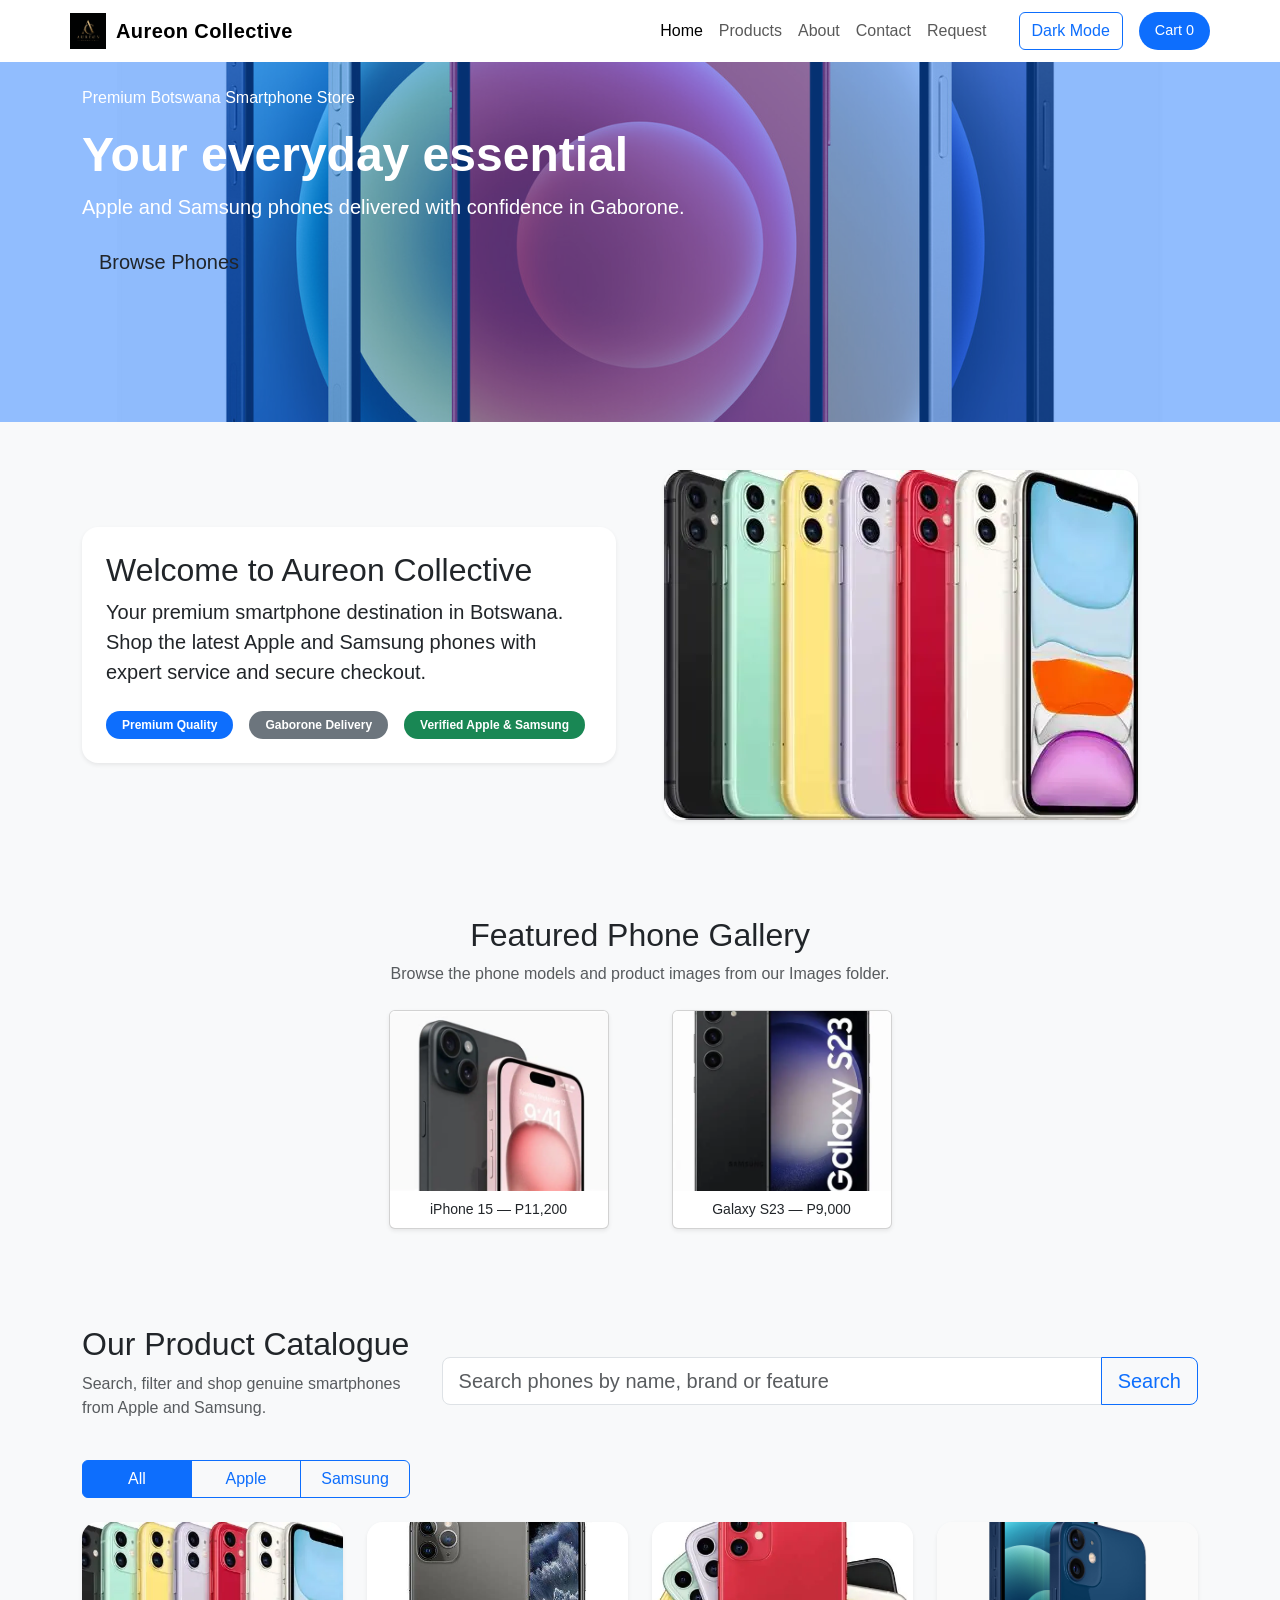
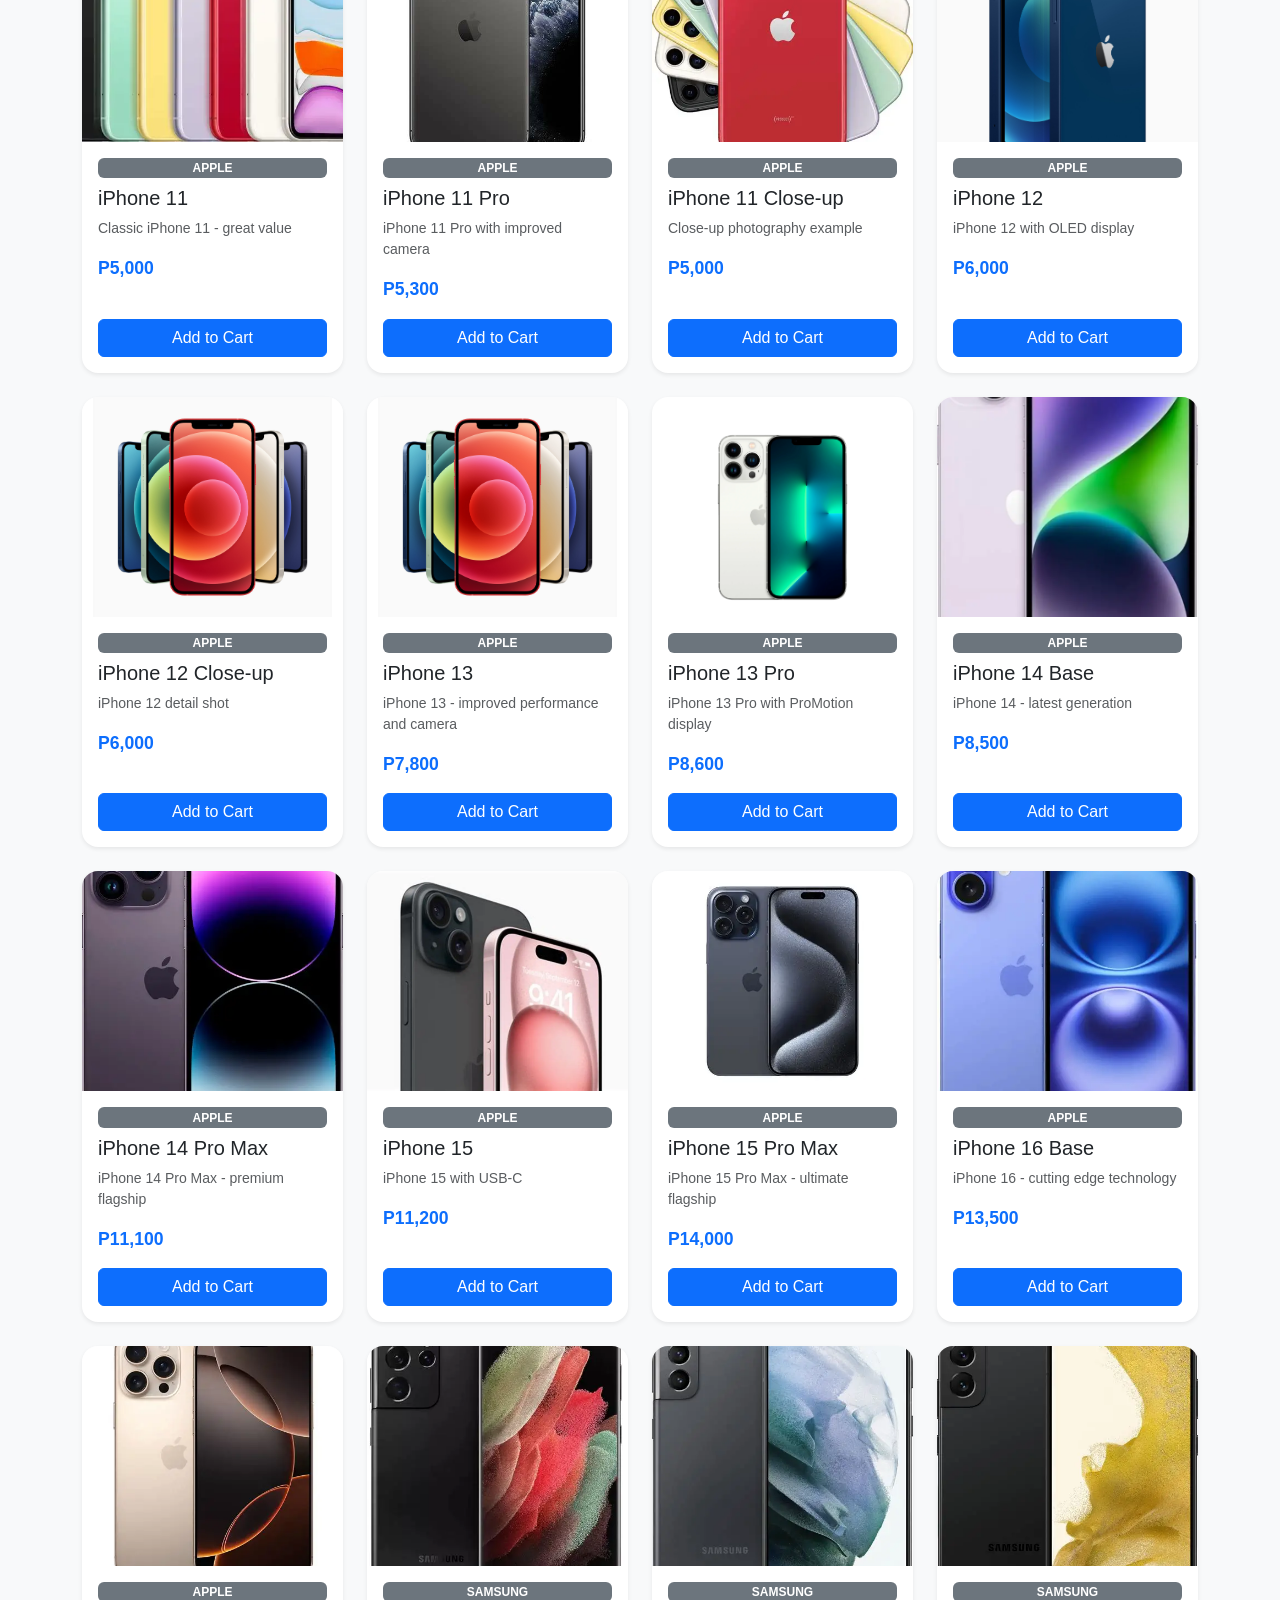
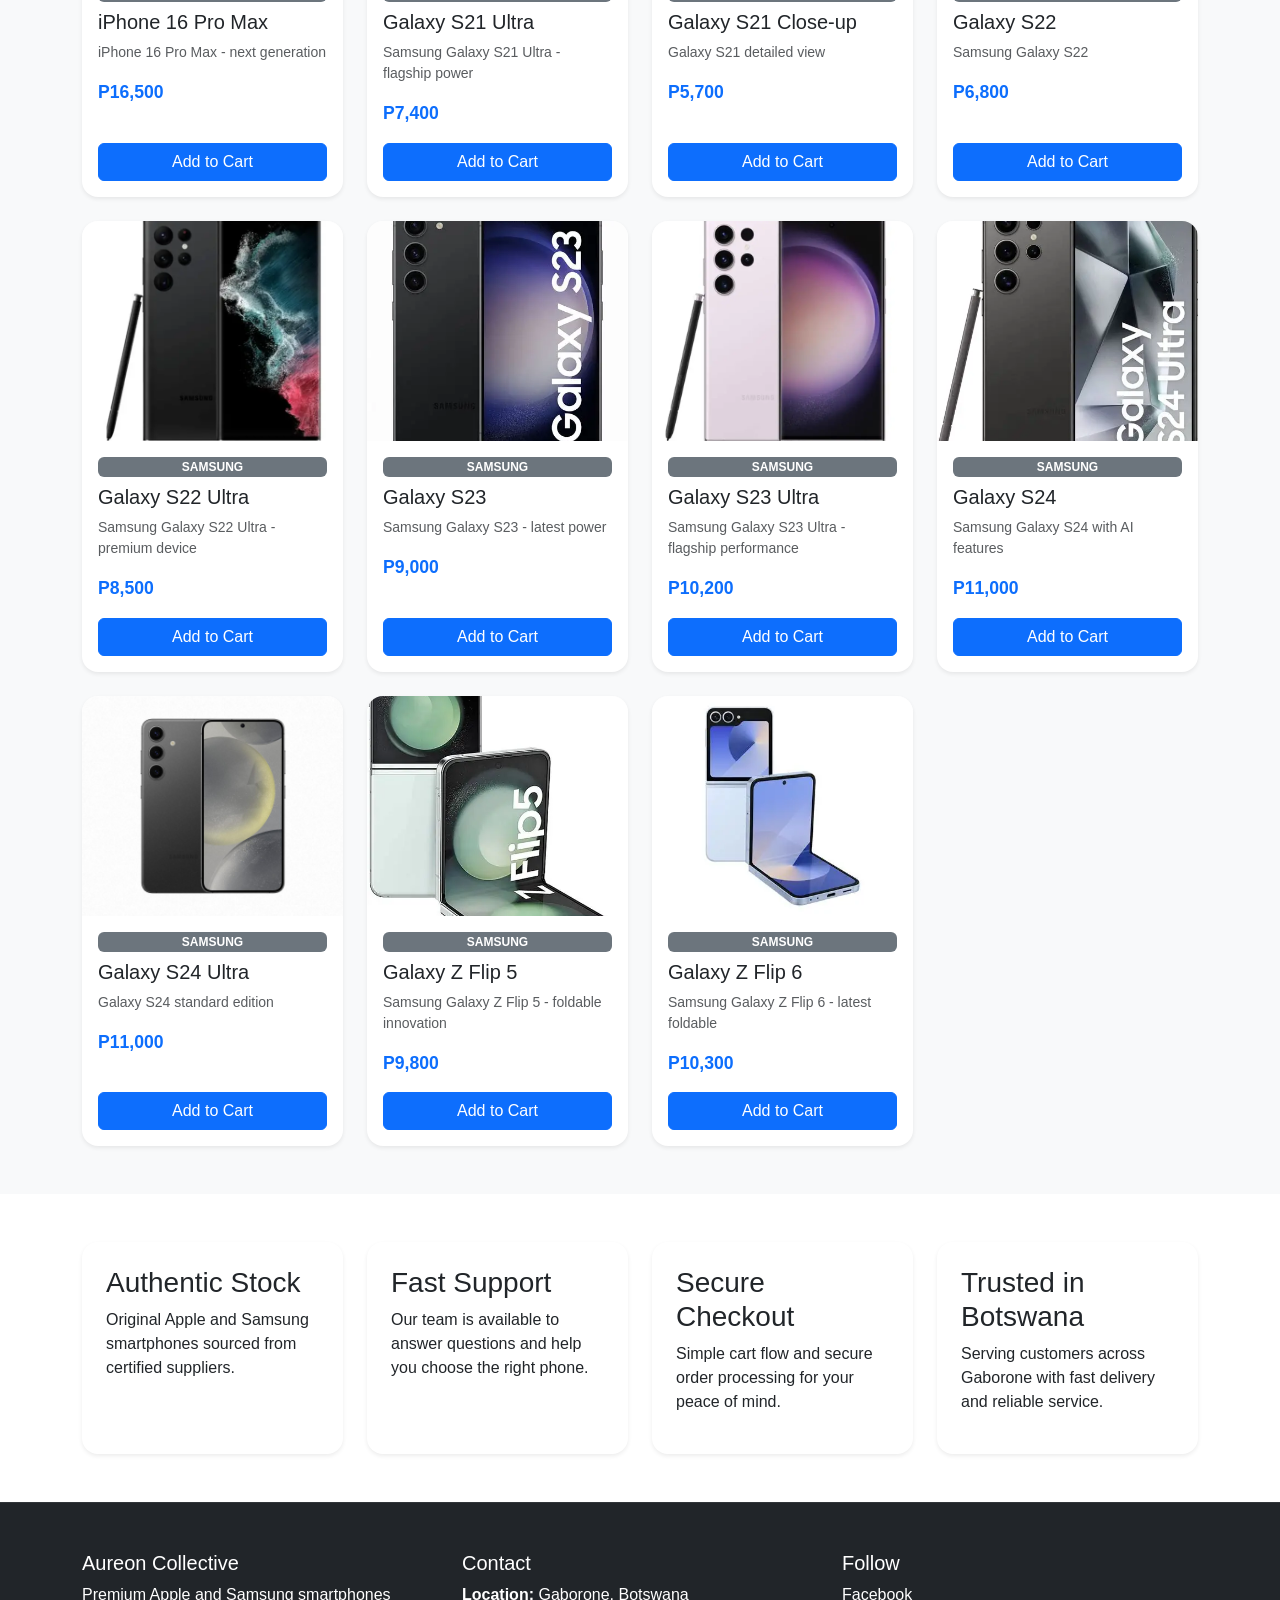
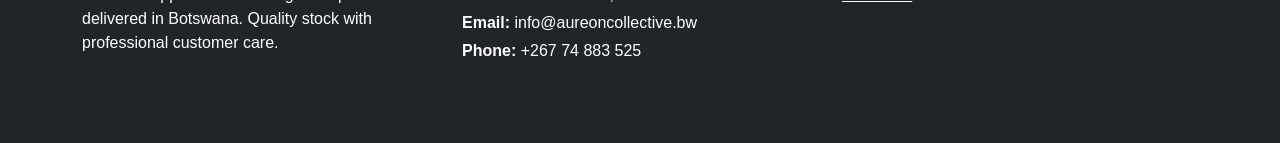
<file: index.html>
<!DOCTYPE html>
<html lang="en">
<head>
  <meta charset="UTF-8">
  <meta name="viewport" content="width=device-width, initial-scale=1.0">
  <title>Aureon Collective - Premium Smartphone Store in Botswana</title>
  <link href="https://cdn.jsdelivr.net/npm/bootstrap@5.3.2/dist/css/bootstrap.min.css" rel="stylesheet">
  <link rel="stylesheet" href="styles.css">
</head>
<body>
  <header class="site-header bg-white shadow-sm">
    <nav class="navbar navbar-expand-lg navbar-light container">
      <a class="navbar-brand d-flex align-items-center" href="index.html">
        <img src="Images/logo.png" alt="Aureon Collective" style="height:36px; margin-right:10px;">
        <span class="fw-bold">Aureon Collective</span>
      </a>
      <button class="navbar-toggler" type="button" data-bs-toggle="collapse" data-bs-target="#mainNav" aria-controls="mainNav" aria-expanded="false" aria-label="Toggle navigation">
        <span class="navbar-toggler-icon"></span>
      </button>
      <div class="collapse navbar-collapse" id="mainNav">
        <ul class="navbar-nav ms-auto mb-2 mb-lg-0 align-items-lg-center">
          <li class="nav-item"><a class="nav-link active" href="index.html">Home</a></li>
          <li class="nav-item"><a class="nav-link" href="#products">Products</a></li>
          <li class="nav-item"><a class="nav-link" href="about.html">About</a></li>
          <li class="nav-item"><a class="nav-link" href="contact.html">Contact</a></li>
          <li class="nav-item"><a class="nav-link" href="request.html">Request</a></li>
        </ul>
        <div class="d-flex align-items-center ms-lg-4">
          <button id="themeToggle" class="btn btn-outline-primary me-3">Dark Mode</button>
          <div class="cart-counter text-center px-3 py-2 rounded-pill bg-primary text-white">Cart <span id="cartCount">0</span></div>
        </div>
      </div>
    </nav>
  </header>
  <main>
    <section class="hero-section">
      <div class="hero-banner position-relative text-white" style="background-image:url('Images/Iphone13.png'); background-size:cover; background-position:center; min-height:360px;">
        <div class="container h-100 d-flex flex-column justify-content-center align-items-start py-4">
          <p class="eyebrow">Premium Botswana Smartphone Store</p>
          <h1 class="display-5 fw-bold">Your everyday essential</h1>
          <p class="lead">Apple and Samsung phones delivered with confidence in Gaborone.</p>
          <a href="#products" class="btn btn-lg btn-brand">Browse Phones</a>
        </div>
      </div>
    </section>

    <section class="py-5 bg-light">
      <div class="container">
        <div class="row align-items-center gx-5">
          <div class="col-lg-6 mb-4 mb-lg-0">
            <div class="feature-box p-4 rounded-4 shadow-sm bg-white">
              <h2>Welcome to Aureon Collective</h2>
              <p class="lead">Your premium smartphone destination in Botswana. Shop the latest Apple and Samsung phones with expert service and secure checkout.</p>
              <div class="d-flex gap-3 flex-wrap mt-4">
                <div class="badge rounded-pill bg-primary text-white px-3 py-2">Premium Quality</div>
                <div class="badge rounded-pill bg-secondary text-white px-3 py-2">Gaborone Delivery</div>
                <div class="badge rounded-pill bg-success text-white px-3 py-2">Verified Apple & Samsung</div>
              </div>
            </div>
          </div>
          <div class="col-lg-6">
            <img src="Images/Iphone11.png" alt="Premium smartphone" class="img-fluid rounded-4 shadow-sm">
          </div>
        </div>
      </div>
    </section>

    <section class="py-5 bg-light">
      <div class="container">
        <div class="text-center mb-4">
          <h2>Featured Phone Gallery</h2>
          <p class="text-muted">Browse the phone models and product images from our Images folder.</p>
        </div>
        <div class="row g-3 justify-content-center">
          <div class="col-12 col-sm-6 col-md-4 col-lg-3">
            <div class="card h-100 shadow-sm mx-auto" style="max-width:220px;">
              <img src="Images/iphone%2015.webp" alt="iPhone 15" class="card-img-top" style="height:180px; object-fit:cover;">
              <div class="card-body p-2 text-center"><p class="small mb-0">iPhone 15 — P11,200</p></div>
            </div>
          </div>
          <div class="col-12 col-sm-6 col-md-4 col-lg-3">
            <div class="card h-100 shadow-sm mx-auto" style="max-width:220px;">
              <img src="Images/S23.webp" alt="Galaxy S23" class="card-img-top" style="height:180px; object-fit:cover;">
              <div class="card-body p-2 text-center"><p class="small mb-0">Galaxy S23 — P9,000</p></div>
            </div>
          </div>
        </div>
      </div>
    </section>

    <section id="products" class="py-5">
      <div class="container">
        <div class="d-flex flex-column flex-md-row justify-content-between align-items-start align-items-md-center mb-4 gap-3">
          <div>
            <h2 class="mb-2">Our Product Catalogue</h2>
            <p class="text-muted">Search, filter and shop genuine smartphones from Apple and Samsung.</p>
          </div>
          <div class="input-group w-100 w-md-auto">
            <input type="search" id="searchInput" class="form-control form-control-lg" placeholder="Search phones by name, brand or feature">
            <button class="btn btn-outline-primary btn-lg search-btn" id="searchButton" type="button">Search</button>
          </div>
        </div>

        <div class="btn-group mb-4" role="group">
          <button type="button" class="btn btn-outline-primary filter-btn active" data-filter="all">All</button>
          <button type="button" class="btn btn-outline-primary filter-btn" data-filter="apple">Apple</button>
          <button type="button" class="btn btn-outline-primary filter-btn" data-filter="samsung">Samsung</button>
        </div>

        <div class="row g-4 products-grid" id="productsGrid"></div>
      </div>
    </section>

    <section class="py-5 bg-white">
      <div class="container">
        <div class="row g-4">
          <article class="col-md-6 col-xl-3">
            <div class="info-card p-4 rounded-4 shadow-sm h-100">
              <h3>Authentic Stock</h3>
              <p>Original Apple and Samsung smartphones sourced from certified suppliers.</p>
            </div>
          </article>
          <article class="col-md-6 col-xl-3">
            <div class="info-card p-4 rounded-4 shadow-sm h-100">
              <h3>Fast Support</h3>
              <p>Our team is available to answer questions and help you choose the right phone.</p>
            </div>
          </article>
          <article class="col-md-6 col-xl-3">
            <div class="info-card p-4 rounded-4 shadow-sm h-100">
              <h3>Secure Checkout</h3>
              <p>Simple cart flow and secure order processing for your peace of mind.</p>
            </div>
          </article>
          <article class="col-md-6 col-xl-3">
            <div class="info-card p-4 rounded-4 shadow-sm h-100">
              <h3>Trusted in Botswana</h3>
              <p>Serving customers across Gaborone with fast delivery and reliable service.</p>
            </div>
          </article>
        </div>
      </div>
    </section>
  </main>

  <footer class="footer bg-dark text-white pt-5 pb-4">
    <div class="container">
      <div class="row gy-4">
        <div class="col-md-4">
          <h5>Aureon Collective</h5>
          <p>Premium Apple and Samsung smartphones delivered in Botswana. Quality stock with professional customer care.</p>
        </div>
        <div class="col-md-4">
          <h5>Contact</h5>
          <p class="mb-1"><strong>Location:</strong> Gaborone, Botswana</p>
          <p class="mb-1"><strong>Email:</strong> info@aureoncollective.bw</p>
          <p class="mb-0"><strong>Phone:</strong> +267 74 883 525</p>
        </div>
        <div class="col-md-4">
          <h5>Follow</h5>
          <div class="d-flex gap-3 mt-2">
            <a href="#" class="text-white social-link">Facebook</a>
          </div>
        </div>
      </div>
      <div class="mt-4 text-center text-muted">&copy; 2026 Aureon Collective | Premium Botswana Smartphone Store</div>
    </div>
  </footer>

  <script src="https://cdn.jsdelivr.net/npm/bootstrap@5.3.2/dist/js/bootstrap.bundle.min.js"></script>
  <script src="script.js"></script>
</body>
</html>
</file>
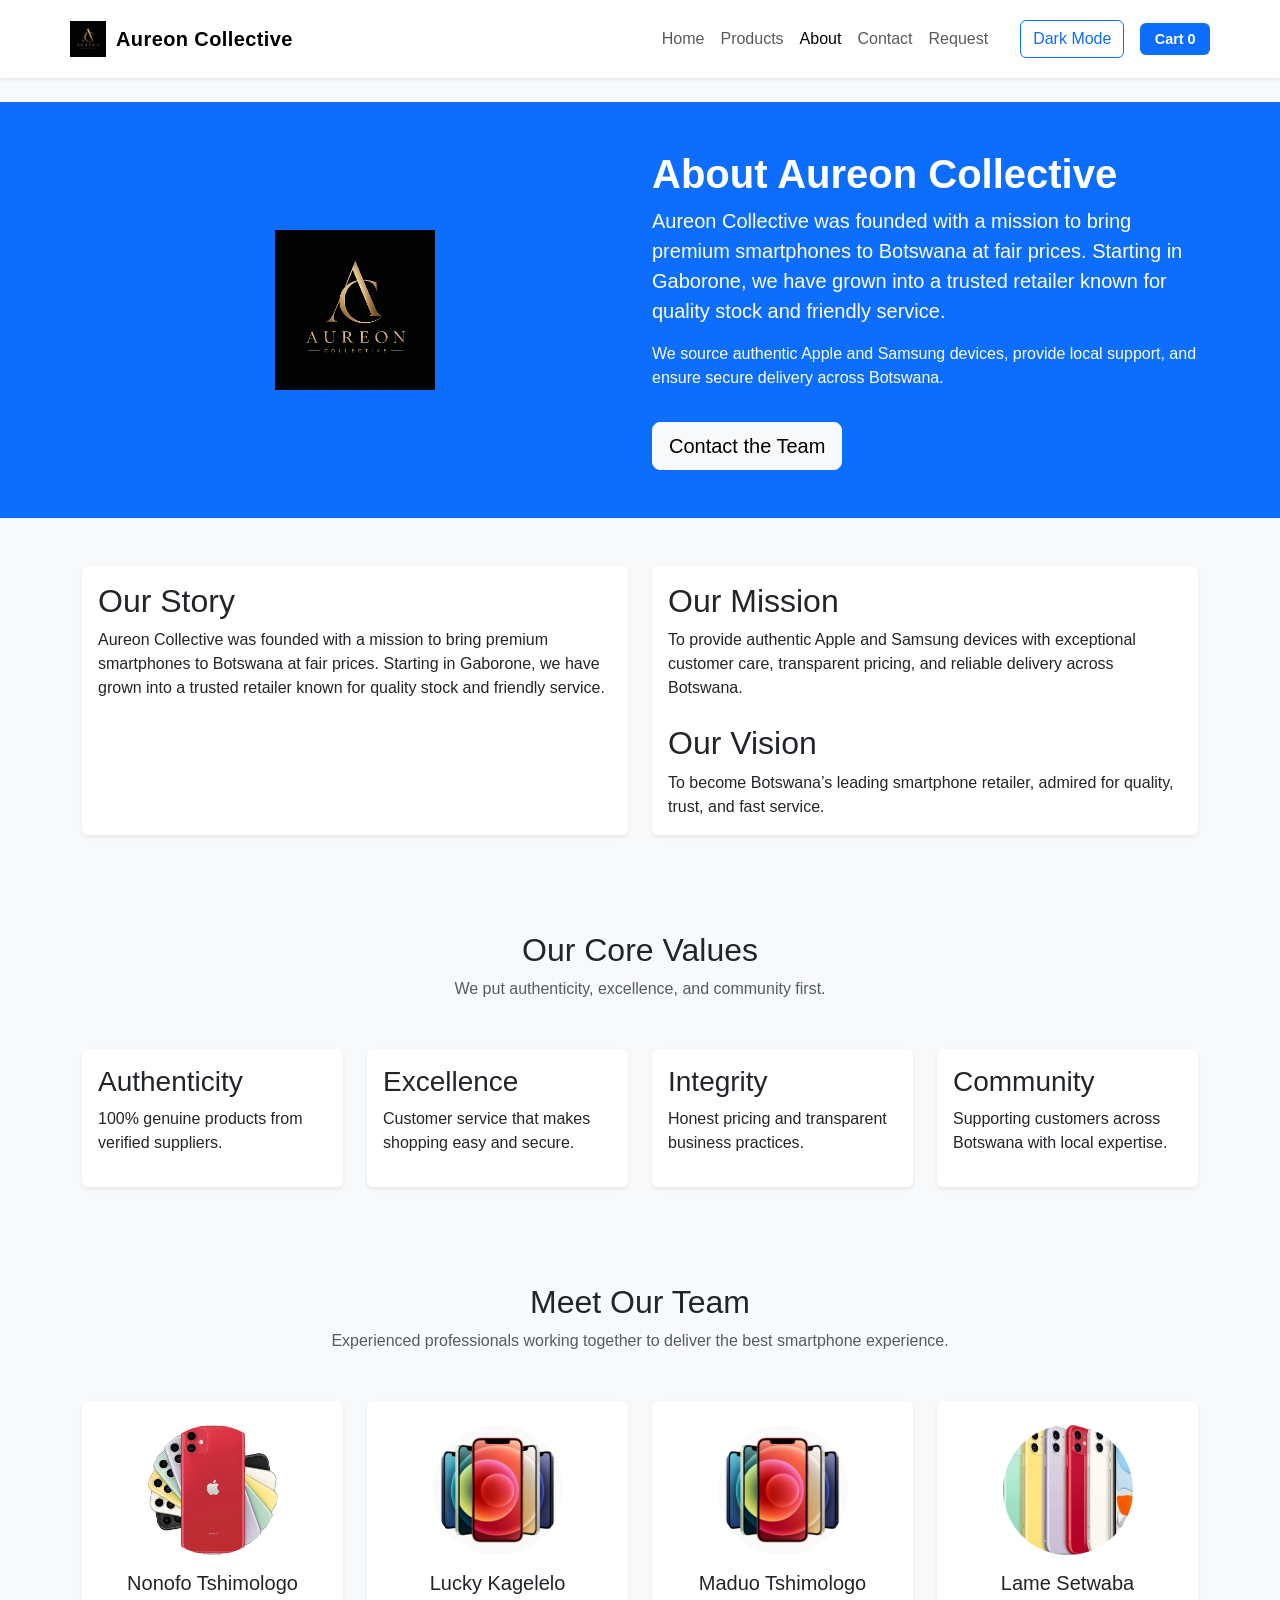
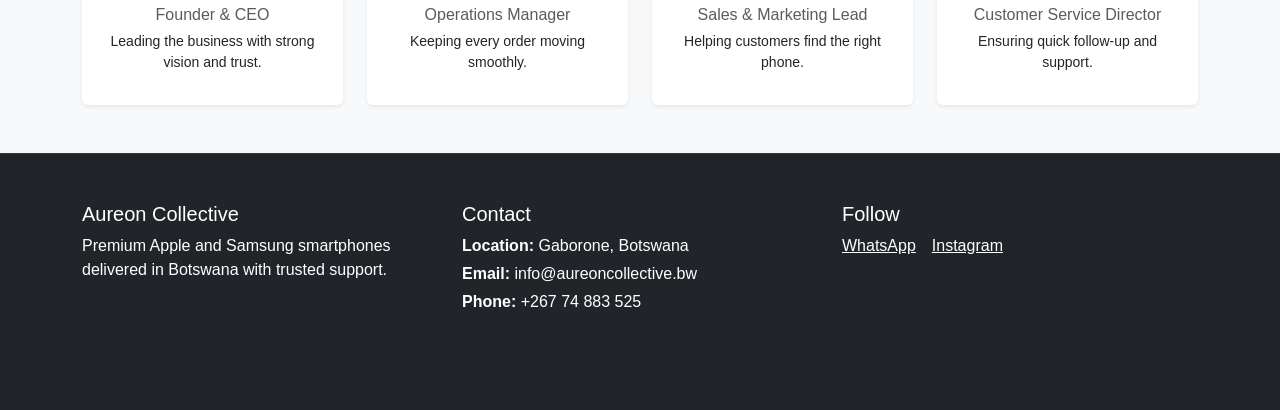
<file: about.html>
<!DOCTYPE html>
<html lang="en">
<head>
  <meta charset="UTF-8">
  <meta name="viewport" content="width=device-width, initial-scale=1.0">
  <title>About Us - Aureon Collective</title>
  <link href="https://cdn.jsdelivr.net/npm/bootstrap@5.3.2/dist/css/bootstrap.min.css" rel="stylesheet">
  <link rel="stylesheet" href="styles.css">
  <link rel="stylesheet" href="https://cdnjs.cloudflare.com/ajax/libs/font-awesome/6.0.0/css/all.min.css">
</head>
<body>
  <header class="bg-white shadow-sm mb-4">
    <nav class="navbar navbar-expand-lg navbar-light container py-3">
      <a class="navbar-brand d-flex align-items-center" href="index.html">
        <img src="Images/logo.png" alt="Aureon Collective" style="height:36px; margin-right:10px;">
        <span class="fw-bold">Aureon Collective</span>
      </a>
      <button class="navbar-toggler" type="button" data-bs-toggle="collapse" data-bs-target="#mainNav" aria-controls="mainNav" aria-expanded="false" aria-label="Toggle navigation">
        <span class="navbar-toggler-icon"></span>
      </button>
      <div class="collapse navbar-collapse" id="mainNav">
        <ul class="navbar-nav ms-auto mb-2 mb-lg-0">
          <li class="nav-item"><a class="nav-link" href="index.html">Home</a></li>
          <li class="nav-item"><a class="nav-link" href="index.html#products">Products</a></li>
          <li class="nav-item"><a class="nav-link active" aria-current="page" href="about.html">About</a></li>
          <li class="nav-item"><a class="nav-link" href="contact.html">Contact</a></li>
          <li class="nav-item"><a class="nav-link" href="request.html">Request</a></li>
        </ul>
        <div class="d-flex align-items-center ms-lg-4">
          <button id="themeToggle" class="btn btn-outline-primary">Dark Mode</button>
          <div class="cart-counter badge bg-primary text-white ms-3">Cart <span id="cartCount">0</span></div>
        </div>
      </div>
    </nav>
  </header>

  <main>
    <section class="bg-primary text-white py-5">
      <div class="container">
        <div class="row align-items-center">
          <div class="col-lg-6 mb-4 mb-lg-0 d-flex justify-content-center align-items-center">
            <img src="Images/logo.png" alt="Aureon Collective logo" class="img-fluid" style="max-height:160px;">
          </div>

          <div class="col-lg-6">
            <h1 class="display-6 fw-bold">About Aureon Collective</h1>
            <p class="lead">Aureon Collective was founded with a mission to bring premium smartphones to Botswana at fair prices. Starting in Gaborone, we have grown into a trusted retailer known for quality stock and friendly service.</p>
            <p>We source authentic Apple and Samsung devices, provide local support, and ensure secure delivery across Botswana.</p>
            <a href="contact.html" class="btn btn-light btn-lg mt-3">Contact the Team</a>
          </div>
        </div>
      </div>
    </section>

    <section class="container py-5">
      <div class="row g-4">
        <div class="col-lg-6">
          <div class="card shadow-sm h-100 border-0">
            <div class="card-body">
              <h2 class="card-title">Our Story</h2>
              <p class="card-text">Aureon Collective was founded with a mission to bring premium smartphones to Botswana at fair prices. Starting in Gaborone, we have grown into a trusted retailer known for quality stock and friendly service.</p>
            </div>
          </div>
        </div>
        <div class="col-lg-6">
          <div class="card shadow-sm h-100 border-0">
            <div class="card-body">
              <h2 class="card-title">Our Mission</h2>
              <p class="card-text">To provide authentic Apple and Samsung devices with exceptional customer care, transparent pricing, and reliable delivery across Botswana.</p>
              <h2 class="card-title mt-4">Our Vision</h2>
              <p class="card-text">To become Botswana’s leading smartphone retailer, admired for quality, trust, and fast service.</p>
            </div>
          </div>
        </div>
      </div>
    </section>

    <section class="bg-light py-5">
      <div class="container">
        <div class="text-center mb-5">
          <h2>Our Core Values</h2>
          <p class="text-muted">We put authenticity, excellence, and community first.</p>
        </div>
        <div class="row g-4">
          <div class="col-md-6 col-xl-3">
            <div class="card h-100 border-0 shadow-sm">
              <div class="card-body">
                <h3>Authenticity</h3>
                <p>100% genuine products from verified suppliers.</p>
              </div>
            </div>
          </div>
          <div class="col-md-6 col-xl-3">
            <div class="card h-100 border-0 shadow-sm">
              <div class="card-body">
                <h3>Excellence</h3>
                <p>Customer service that makes shopping easy and secure.</p>
              </div>
            </div>
          </div>
          <div class="col-md-6 col-xl-3">
            <div class="card h-100 border-0 shadow-sm">
              <div class="card-body">
                <h3>Integrity</h3>
                <p>Honest pricing and transparent business practices.</p>
              </div>
            </div>
          </div>
          <div class="col-md-6 col-xl-3">
            <div class="card h-100 border-0 shadow-sm">
              <div class="card-body">
                <h3>Community</h3>
                <p>Supporting customers across Botswana with local expertise.</p>
              </div>
            </div>
          </div>
        </div>
      </div>
    </section>

    <section class="container py-5">
      <div class="text-center mb-5">
        <h2>Meet Our Team</h2>
        <p class="text-muted">Experienced professionals working together to deliver the best smartphone experience.</p>
      </div>
      <div class="row g-4">
        <div class="col-md-6 col-xl-3">
          <div class="card h-100 shadow-sm text-center border-0">
            <img src="Images/Iphone11closeup.png" class="card-img-top rounded-circle mx-auto mt-4" alt="Team member" style="width:130px; height:130px; object-fit:cover;">
            <div class="card-body">
              <h5 class="card-title">Nonofo Tshimologo</h5>
              <p class="text-muted mb-1">Founder & CEO</p>
              <p class="small">Leading the business with strong vision and trust.</p>
            </div>
          </div>
        </div>
        <div class="col-md-6 col-xl-3">
          <div class="card h-100 shadow-sm text-center border-0">
            <img src="Images/Iphone12closeup.png" class="card-img-top rounded-circle mx-auto mt-4" alt="Team member" style="width:130px; height:130px; object-fit:cover;">
            <div class="card-body">
              <h5 class="card-title">Lucky Kagelelo</h5>
              <p class="text-muted mb-1">Operations Manager</p>
              <p class="small">Keeping every order moving smoothly.</p>
            </div>
          </div>
        </div>
        <div class="col-md-6 col-xl-3">
          <div class="card h-100 shadow-sm text-center border-0">
            <img src="Images/Iphone13.png" class="card-img-top rounded-circle mx-auto mt-4" alt="Team member" style="width:130px; height:130px; object-fit:cover;">
            <div class="card-body">
              <h5 class="card-title">Maduo Tshimologo</h5>
              <p class="text-muted mb-1">Sales & Marketing Lead</p>
              <p class="small">Helping customers find the right phone.</p>
            </div>
          </div>
        </div>
        <div class="col-md-6 col-xl-3">
          <div class="card h-100 shadow-sm text-center border-0">
            <img src="Images/Iphone11.png" class="card-img-top rounded-circle mx-auto mt-4" alt="Team member" style="width:130px; height:130px; object-fit:cover;">
            <div class="card-body">
              <h5 class="card-title">Lame Setwaba</h5>
              <p class="text-muted mb-1">Customer Service Director</p>
              <p class="small">Ensuring quick follow-up and support.</p>
            </div>
          </div>
        </div>
      </div>
    </section>
  </main>

  <footer class="footer bg-dark text-white py-5">
    <div class="container">
      <div class="row gy-4">
        <div class="col-md-4">
          <h5>Aureon Collective</h5>
          <p>Premium Apple and Samsung smartphones delivered in Botswana with trusted support.</p>
        </div>
        <div class="col-md-4">
          <h5>Contact</h5>
          <p class="mb-1"><strong>Location:</strong> Gaborone, Botswana</p>
          <p class="mb-1"><strong>Email:</strong> info@aureoncollective.bw</p>
          <p class="mb-0"><strong>Phone:</strong> +267 74 883 525</p>
        </div>
        <div class="col-md-4">
          <h5>Follow</h5>
          <div class="d-flex gap-3 mt-2">
            <a href="#" class="text-white">WhatsApp</a>
            <a href="#" class="text-white">Instagram</a>
            <a href="#" class="text-white"></a>
          </div>
        </div>
      </div>
      <div class="mt-4 text-center text-muted">&copy; 2026 Aureon Collective | Premium Botswana Smartphone Store</div>
    </div>
  </footer>

  <script src="https://cdn.jsdelivr.net/npm/bootstrap@5.3.2/dist/js/bootstrap.bundle.min.js"></script>
  <script src="script.js"></script>
</body>
</html>
</file>
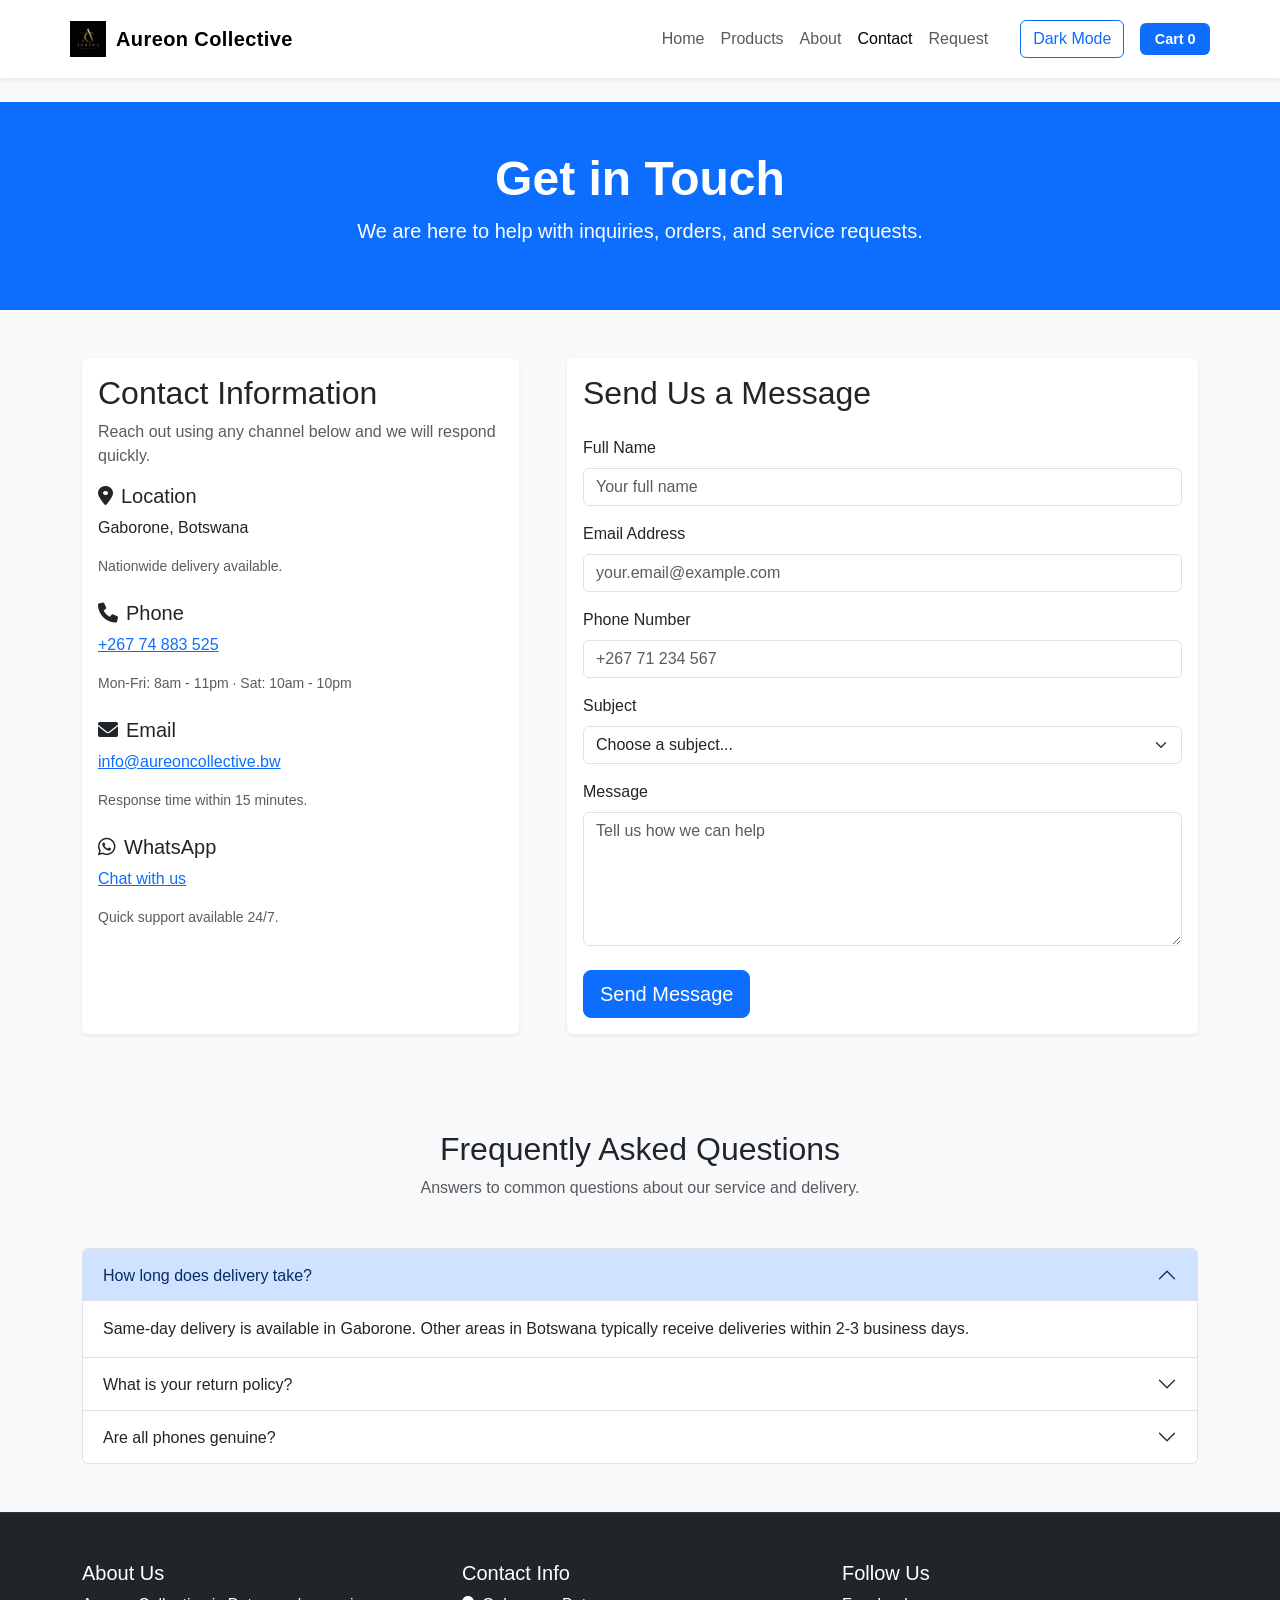
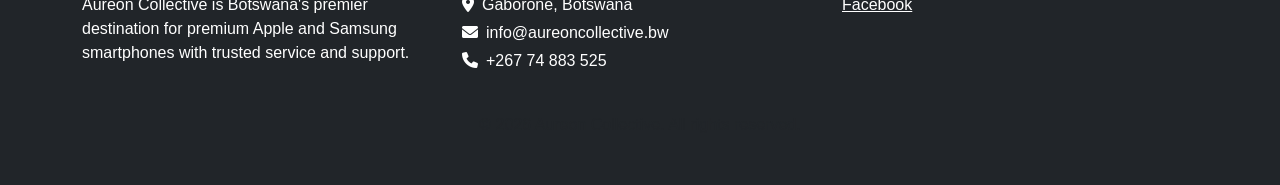
<file: contact.html>
﻿<!DOCTYPE html>
<html lang="en">
<head>
  <meta charset="UTF-8">
  <meta name="viewport" content="width=device-width, initial-scale=1.0">
  <title>Contact Us - Aureon Collective</title>
  <link href="https://cdn.jsdelivr.net/npm/bootstrap@5.3.2/dist/css/bootstrap.min.css" rel="stylesheet">
  <link rel="stylesheet" href="styles.css">
  <link rel="stylesheet" href="https://cdnjs.cloudflare.com/ajax/libs/font-awesome/6.0.0/css/all.min.css">
</head>
<body>
  <header class="bg-white shadow-sm mb-4">
    <nav class="navbar navbar-expand-lg navbar-light container py-3">
      <a class="navbar-brand d-flex align-items-center" href="index.html">
        <img src="Images/logo.png" alt="Aureon Collective" style="height:36px; margin-right:10px;">
        <span class="fw-bold">Aureon Collective</span>
      </a>
      <button class="navbar-toggler" type="button" data-bs-toggle="collapse" data-bs-target="#mainNav" aria-controls="mainNav" aria-expanded="false" aria-label="Toggle navigation">
        <span class="navbar-toggler-icon"></span>
      </button>
      <div class="collapse navbar-collapse" id="mainNav">
        <ul class="navbar-nav ms-auto mb-2 mb-lg-0">
          <li class="nav-item"><a class="nav-link" href="index.html">Home</a></li>
          <li class="nav-item"><a class="nav-link" href="index.html#products">Products</a></li>
          <li class="nav-item"><a class="nav-link" href="about.html">About</a></li>
          <li class="nav-item"><a class="nav-link active" aria-current="page" href="contact.html">Contact</a></li>
          <li class="nav-item"><a class="nav-link" href="request.html">Request</a></li>
        </ul>
        <div class="d-flex align-items-center ms-lg-4">
          <button id="themeToggle" class="btn btn-outline-primary">Dark Mode</button>
          <div class="cart-counter badge bg-primary text-white ms-3">Cart <span id="cartCount">0</span></div>
        </div>
      </div>
    </nav>
  </header>

  <main>
    <section class="bg-primary text-white py-5">
      <div class="container text-center">
        <h1 class="display-5 fw-bold">Get in Touch</h1>
        <p class="lead">We are here to help with inquiries, orders, and service requests.</p>
      </div>
    </section>

    <section class="container py-5">
      <div class="row g-5">
        <div class="col-lg-5">
          <div class="card shadow-sm h-100 border-0">
            <div class="card-body">
              <h2 class="card-title">Contact Information</h2>
              <p class="text-muted">Reach out using any channel below and we will respond quickly.</p>

              <div class="mb-4">
                <h5><i class="fas fa-map-marker-alt me-2"></i>Location</h5>
                <p>Gaborone, Botswana</p>
                <p class="small text-muted">Nationwide delivery available.</p>
              </div>

              <div class="mb-4">
                <h5><i class="fas fa-phone me-2"></i>Phone</h5>
                <p><a href="tel:+26771234567">+267 74 883 525</a></p>
                <p class="small text-muted">Mon-Fri: 8am - 11pm · Sat: 10am - 10pm</p>
              </div>

              <div class="mb-4">
                <h5><i class="fas fa-envelope me-2"></i>Email</h5>
                <p><a href="mailto:info@aureoncollective.bw">info@aureoncollective.bw</a></p>
                <p class="small text-muted">Response time within 15 minutes.</p>
              </div>

              <div>
                <h5><i class="fab fa-whatsapp me-2"></i>WhatsApp</h5>
                <p><a href="https://wa.me/267774883525" target="_blank">Chat with us</a></p>
                <p class="small text-muted">Quick support available 24/7.</p>
              </div>
            </div>
          </div>
        </div>

        <div class="col-lg-7">
          <div class="card shadow-sm border-0">
            <div class="card-body">
              <h2 class="card-title mb-4">Send Us a Message</h2>
              <form id="contactForm" novalidate>
                <div class="mb-3">
                  <label for="fullName" class="form-label">Full Name</label>
                  <input type="text" id="fullName" class="form-control" placeholder="Your full name" required>
                  <div class="invalid-feedback" id="nameError"></div>
                </div>
                <div class="mb-3">
                  <label for="email" class="form-label">Email Address</label>
                  <input type="email" id="email" class="form-control" placeholder="your.email@example.com" required>
                  <div class="invalid-feedback" id="emailError"></div>
                </div>
                <div class="mb-3">
                  <label for="phone" class="form-label">Phone Number</label>
                  <input type="tel" id="phone" class="form-control" placeholder="+267 71 234 567" required>
                  <div class="invalid-feedback" id="phoneError"></div>
                </div>
                <div class="mb-3">
                  <label for="subject" class="form-label">Subject</label>
                  <select id="subject" class="form-select" required>
                    <option value="">Choose a subject...</option>
                    <option value="product-inquiry">Product Inquiry</option>
                    <option value="order-status">Order Status</option>
                    <option value="technical-support">Technical Support</option>
                    <option value="feedback">Feedback</option>
                    <option value="complaint">Complaint</option>
                    <option value="other">Other</option>
                  </select>
                  <div class="invalid-feedback" id="subjectError"></div>
                </div>
                <div class="mb-4">
                  <label for="message" class="form-label">Message</label>
                  <textarea id="message" class="form-control" rows="5" placeholder="Tell us how we can help" required></textarea>
                  <div class="invalid-feedback" id="messageError"></div>
                </div>
                <button type="submit" class="btn btn-primary btn-lg">Send Message</button>
                <div class="mt-3 alert alert-success d-none" id="successMessage"></div>
              </form>
            </div>
          </div>
        </div>
      </div>
    </section>

    <section class="container py-5">
      <div class="text-center mb-5">
        <h2>Frequently Asked Questions</h2>
        <p class="text-muted">Answers to common questions about our service and delivery.</p>
      </div>
      <div class="accordion" id="faqAccordion">
        <div class="accordion-item">
          <h2 class="accordion-header" id="faqHeadingOne">
            <button class="accordion-button" type="button" data-bs-toggle="collapse" data-bs-target="#faqOne" aria-expanded="true" aria-controls="faqOne">
              How long does delivery take?
            </button>
          </h2>
          <div id="faqOne" class="accordion-collapse collapse show" aria-labelledby="faqHeadingOne" data-bs-parent="#faqAccordion">
            <div class="accordion-body">Same-day delivery is available in Gaborone. Other areas in Botswana typically receive deliveries within 2-3 business days.</div>
          </div>
        </div>
        <div class="accordion-item">
          <h2 class="accordion-header" id="faqHeadingTwo">
            <button class="accordion-button collapsed" type="button" data-bs-toggle="collapse" data-bs-target="#faqTwo" aria-expanded="false" aria-controls="faqTwo">
              What is your return policy?
            </button>
          </h2>
          <div id="faqTwo" class="accordion-collapse collapse" aria-labelledby="faqHeadingTwo" data-bs-parent="#faqAccordion">
            <div class="accordion-body">We offer a 30-day return policy for unused devices in original packaging. Our support team will guide you through the process.</div>
          </div>
        </div>
        <div class="accordion-item">
          <h2 class="accordion-header" id="faqHeadingThree">
            <button class="accordion-button collapsed" type="button" data-bs-toggle="collapse" data-bs-target="#faqThree" aria-expanded="false" aria-controls="faqThree">
              Are all phones genuine?
            </button>
          </h2>
          <div id="faqThree" class="accordion-collapse collapse" aria-labelledby="faqHeadingThree" data-bs-parent="#faqAccordion">
            <div class="accordion-body">Yes, every phone we sell is authentic and covered by warranty when available. We source directly from trusted suppliers.</div>
          </div>
        </div>
      </div>
    </section>
  </main>

  <footer class="footer bg-dark text-white py-5">
    <div class="container">
      <div class="row gy-4">
        <div class="col-md-4">
          <h5>About Us</h5>
          <p>Aureon Collective is Botswana's premier destination for premium Apple and Samsung smartphones with trusted service and support.</p>
        </div>
        <div class="col-md-4">
          <h5>Contact Info</h5>
          <p class="mb-1"><i class="fas fa-map-marker-alt me-2"></i>Gaborone, Botswana</p>
          <p class="mb-1"><i class="fas fa-envelope me-2"></i>info@aureoncollective.bw</p>
           <p><i class="fas fa-phone me-2"></i>+267 74 883 525</p>
        </div>
        <div class="col-md-4">
          <h5>Follow Us</h5>
          <div class="d-flex gap-3 mt-2">
            <a href="#" class="text-white">Facebook</a>
          </div>
        </div>
      </div>
      <div class="mt-4 text-center text-muted">&copy; 2026 Aureon Collective. All rights reserved.</div>
    </div>
  </footer>

  <script src="https://cdn.jsdelivr.net/npm/bootstrap@5.3.2/dist/js/bootstrap.bundle.min.js"></script>
  <script src="script.js"></script>
</body>
</html>
</file>
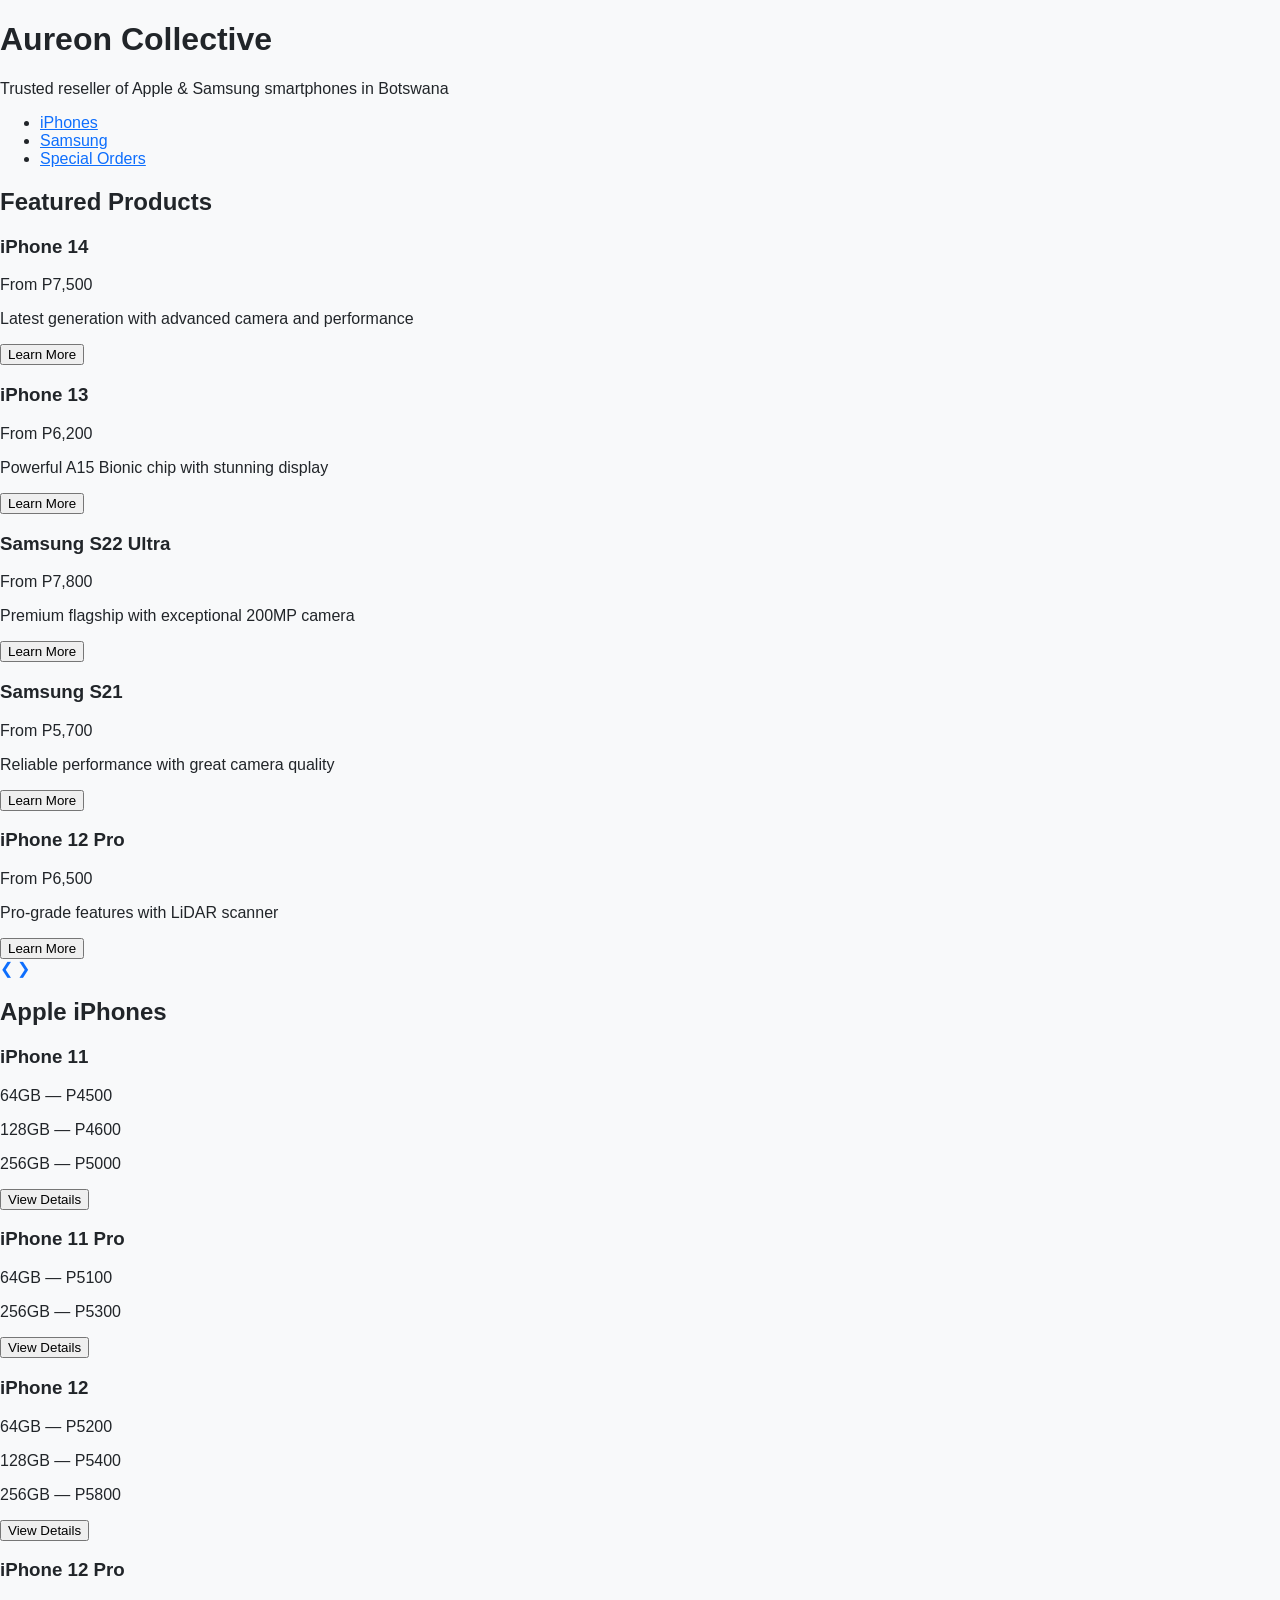
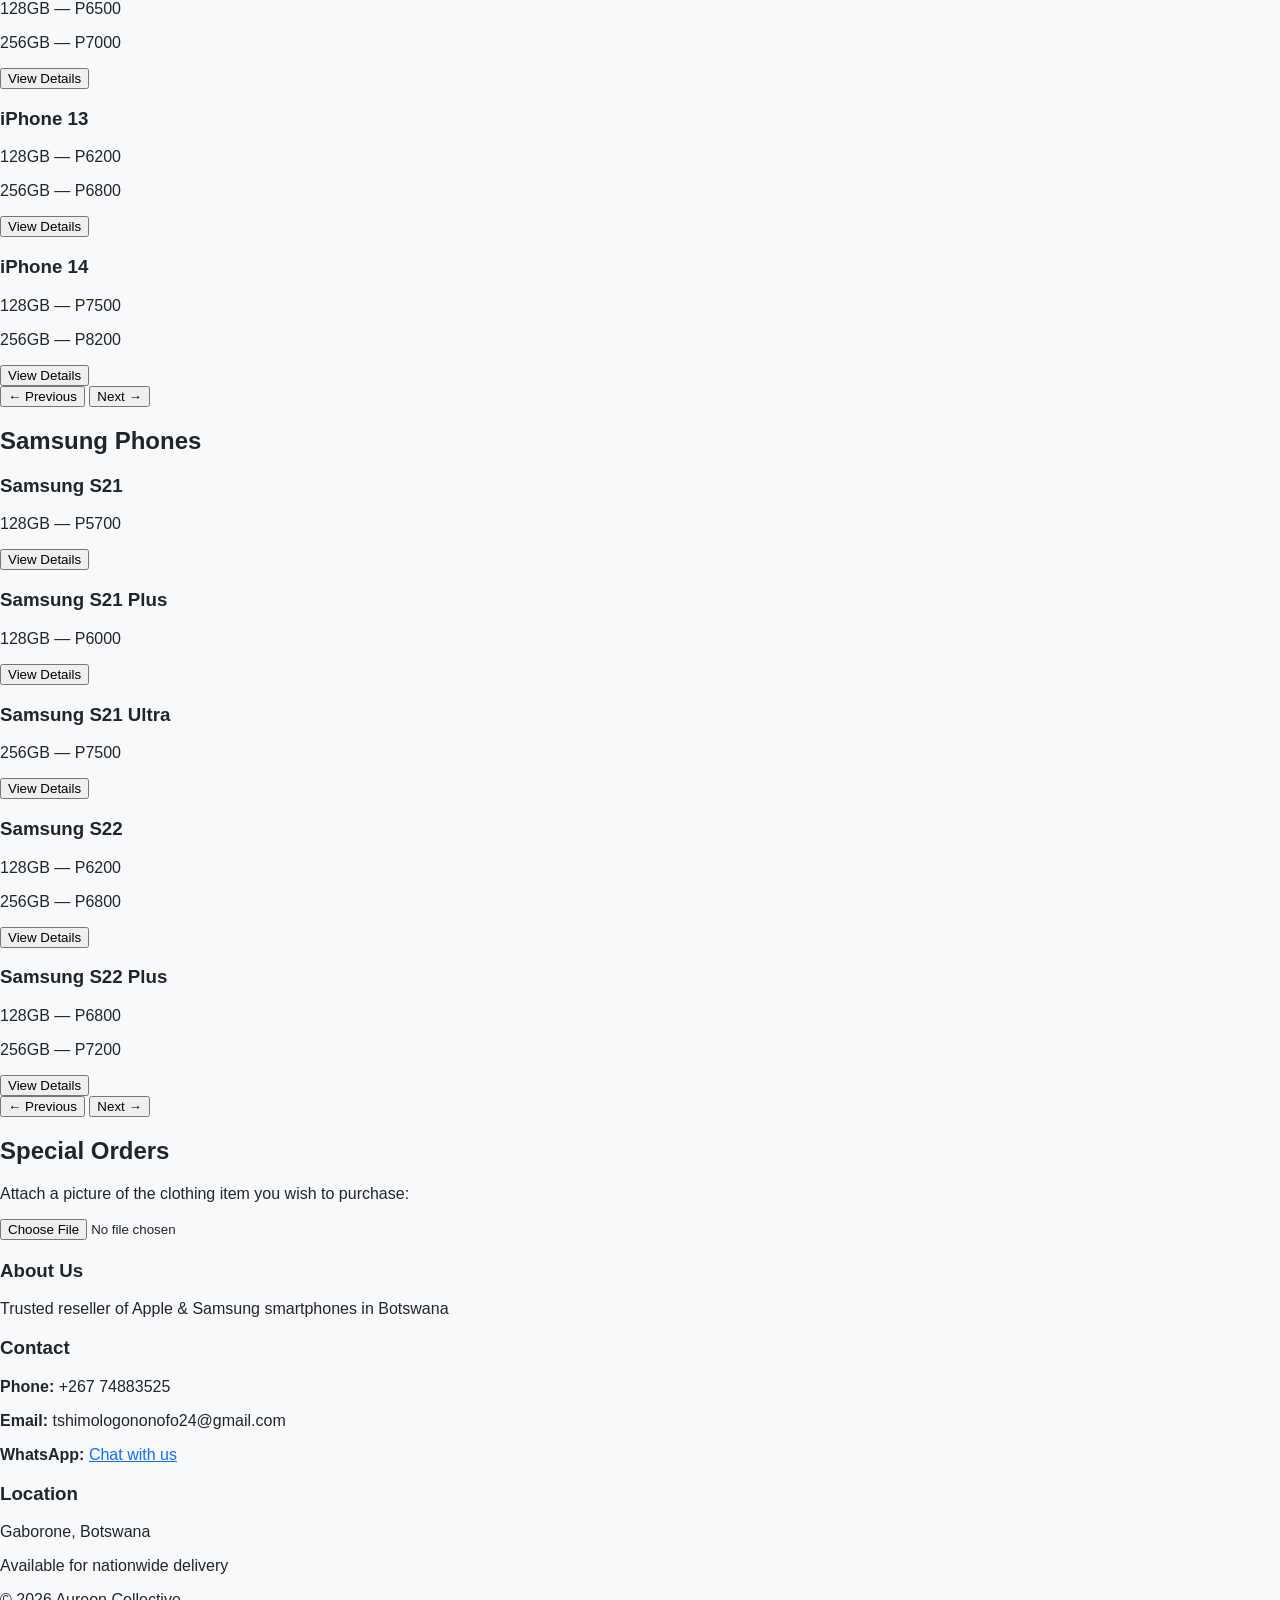
<file: Index.hml.html>
<!DOCTYPE html>
<html lang="en">
<head>
  <meta charset="UTF-8">
  <meta name="viewport" content="width=device-width, initial-scale=1.0">
  <title>Aureon Collective</title>
  <link rel="stylesheet" href="styles.css">
</head>
<body>
  <header>
    <h1>Aureon Collective</h1>
    <p>Trusted reseller of Apple & Samsung smartphones in Botswana</p>
  </header>

  <nav>
    <ul>
      <li><a href="#iphoneCatalog">iPhones</a></li>
      <li><a href="#samsungCatalog">Samsung</a></li>
      <li><a href="#specialOrders">Special Orders</a></li>
    </ul>
  </nav>

  <main>
    <!-- Featured Products Slideshow -->
    <section id="slideshowSection">
      <h2>Featured Products</h2>
      <div class="slideshow-container">
        <div class="slide fade">
          <div class="slide-content">
            <h3>iPhone 14</h3>
            <p class="price">From P7,500</p>
            <p>Latest generation with advanced camera and performance</p>
            <button class="buy-btn">Learn More</button>
          </div>
        </div>

        <div class="slide fade">
          <div class="slide-content">
            <h3>iPhone 13</h3>
            <p class="price">From P6,200</p>
            <p>Powerful A15 Bionic chip with stunning display</p>
            <button class="buy-btn">Learn More</button>
          </div>
        </div>

        <div class="slide fade">
          <div class="slide-content">
            <h3>Samsung S22 Ultra</h3>
            <p class="price">From P7,800</p>
            <p>Premium flagship with exceptional 200MP camera</p>
            <button class="buy-btn">Learn More</button>
          </div>
        </div>

        <div class="slide fade">
          <div class="slide-content">
            <h3>Samsung S21</h3>
            <p class="price">From P5,700</p>
            <p>Reliable performance with great camera quality</p>
            <button class="buy-btn">Learn More</button>
          </div>
        </div>

        <div class="slide fade">
          <div class="slide-content">
            <h3>iPhone 12 Pro</h3>
            <p class="price">From P6,500</p>
            <p>Pro-grade features with LiDAR scanner</p>
            <button class="buy-btn">Learn More</button>
          </div>
        </div>

        <!-- Navigation arrows -->
        <a class="prev" onclick="changeSlide(-1)">&#10094;</a>
        <a class="next" onclick="changeSlide(1)">&#10095;</a>
      </div>

      <!-- Slide indicators/dots -->
      <div class="dots-container">
        <span class="dot" onclick="currentSlide(0)"></span>
        <span class="dot" onclick="currentSlide(1)"></span>
        <span class="dot" onclick="currentSlide(2)"></span>
        <span class="dot" onclick="currentSlide(3)"></span>
        <span class="dot" onclick="currentSlide(4)"></span>
      </div>
    </section>

    <!-- iPhone Catalog -->
    <section id="iphoneCatalog">
      <h2>Apple iPhones</h2>
      <div class="catalog-container">
        <div class="catalog" id="iphoneGrid">
          <div class="card"><h3>iPhone 11</h3><p>64GB — P4500</p><p>128GB — P4600</p><p>256GB — P5000</p><button class="buy-btn">View Details</button></div>
          <div class="card"><h3>iPhone 11 Pro</h3><p>64GB — P5100</p><p>256GB — P5300</p><button class="buy-btn">View Details</button></div>
          <div class="card"><h3>iPhone 12</h3><p>64GB — P5200</p><p>128GB — P5400</p><p>256GB — P5800</p><button class="buy-btn">View Details</button></div>
          <div class="card"><h3>iPhone 12 Pro</h3><p>128GB — P6500</p><p>256GB — P7000</p><button class="buy-btn">View Details</button></div>
          <div class="card"><h3>iPhone 13</h3><p>128GB — P6200</p><p>256GB — P6800</p><button class="buy-btn">View Details</button></div>
          <div class="card"><h3>iPhone 14</h3><p>128GB — P7500</p><p>256GB — P8200</p><button class="buy-btn">View Details</button></div>
        </div>
      </div>
      <div class="navigation-buttons">
        <button class="nav-btn prev-btn" onclick="scrollCatalog('iphoneGrid', -300)">← Previous</button>
        <button class="nav-btn next-btn" onclick="scrollCatalog('iphoneGrid', 300)">Next →</button>
      </div>
    </section>

    <!-- Samsung Catalog -->
    <section id="samsungCatalog">
      <h2>Samsung Phones</h2>
      <div class="catalog-container">
        <div class="catalog" id="samsungGrid">
          <div class="card"><h3>Samsung S21</h3><p>128GB — P5700</p><button class="buy-btn">View Details</button></div>
          <div class="card"><h3>Samsung S21 Plus</h3><p>128GB — P6000</p><button class="buy-btn">View Details</button></div>
          <div class="card"><h3>Samsung S21 Ultra</h3><p>256GB — P7500</p><button class="buy-btn">View Details</button></div>
          <div class="card"><h3>Samsung S22</h3><p>128GB — P6200</p><p>256GB — P6800</p><button class="buy-btn">View Details</button></div>
          <div class="card"><h3>Samsung S22 Plus</h3><p>128GB — P6800</p><p>256GB — P7200</p><button class="buy-btn">View Details</button></div>
        </div>
      </div>
      <div class="navigation-buttons">
        <button class="nav-btn prev-btn" onclick="scrollCatalog('samsungGrid', -300)">← Previous</button>
        <button class="nav-btn next-btn" onclick="scrollCatalog('samsungGrid', 300)">Next →</button>
      </div>
    </section>

    <!-- Special Orders -->
    <section class="upload-section" id="specialOrders">
      <h2>Special Orders</h2>
      <p>Attach a picture of the clothing item you wish to purchase:</p>
      <input type="file" accept="image/*">
    </section>
  </main>

  <footer>
    <div class="footer-content">
      <div class="footer-section">
        <h3>About Us</h3>
        <p>Trusted reseller of Apple & Samsung smartphones in Botswana</p>
      </div>
      <div class="footer-section">
        <h3>Contact</h3>
        <p><strong>Phone:</strong> +267 74883525</p>
        <p><strong>Email:</strong> tshimologononofo24@gmail.com</p>
        <p><strong>WhatsApp:</strong> <a href="https://wa.me/26774883525" target="_blank">Chat with us</a></p>
      </div>
      <div class="footer-section">
        <h3>Location</h3>
        <p>Gaborone, Botswana</p>
        <p>Available for nationwide delivery</p>
      </div>
    </div>
    <p>&copy; 2026 Aureon Collective</p>
  </footer>

  <script>
    let slideIndex = 0;
    let slideTimer;

    function scrollCatalog(gridId, scrollAmount) {
      const grid = document.getElementById(gridId);
      grid.parentElement.scrollBy({ left: scrollAmount, behavior: 'smooth' });
    }

    // Slideshow functions
    function changeSlide(n) {
      clearTimeout(slideTimer);
      showSlide(slideIndex += n);
      autoSlide();
    }

    function currentSlide(n) {
      clearTimeout(slideTimer);
      showSlide(slideIndex = n);
      autoSlide();
    }

    function showSlide(n) {
      const slides = document.getElementsByClassName('slide');
      const dots = document.getElementsByClassName('dot');

      if (n >= slides.length) {
        slideIndex = 0;
      }
      if (n < 0) {
        slideIndex = slides.length - 1;
      }

      for (let i = 0; i < slides.length; i++) {
        slides[i].classList.remove('active');
      }
      for (let i = 0; i < dots.length; i++) {
        dots[i].classList.remove('active');
      }

      slides[slideIndex].classList.add('active');
      dots[slideIndex].classList.add('active');
    }

    function autoSlide() {
      slideTimer = setTimeout(() => {
        slideIndex++;
        showSlide(slideIndex);
        autoSlide();
      }, 5000); // Change slide every 5 seconds
    }

    // Initialize slideshow
    document.addEventListener('DOMContentLoaded', () => {
      showSlide(slideIndex);
      autoSlide();
    });
  </script>
</body>
</html>
</file>
<file: styles.css>
﻿:root {
  --bg-color: #f8f9fa;
  --surface: #ffffff;
  --text-color: #212529;
  --muted-color: #6c757d;
  --border-color: #dee2e6;
  --primary: #0d6efd;
  --secondary: #6610f2;
  --radius: 1rem;
}

* {
  box-sizing: border-box;
}

body {
  margin: 0;
  font-family: 'Segoe UI', Tahoma, Geneva, Verdana, sans-serif;
  background: var(--bg-color);
  color: var(--text-color);
}

a {
  color: var(--primary);
}

a:hover {
  color: #0b5ed7;
}

.navbar-brand {
  letter-spacing: 0.02em;
}

.hero-banner {
  min-height: 300px;
  background: linear-gradient(180deg, rgba(13,110,253,0.85), rgba(13,110,253,0.6)), url('Images/Iphone13.png');
  background-size: cover;
  background-position: center;
  position: relative;
}

.hero-banner::before {
  content: '';
  position: absolute;
  inset: 0;
  background: rgba(13,110,253,0.45);
}

.hero-banner .container {
  position: relative;
  z-index: 1;
}

.hero-banner h1,
.hero-banner p {
  position: relative;
  z-index: 2;
}

.product-card {
  border: none;
  border-radius: 1rem;
  overflow: hidden;
}

.product-card img {
  height: 220px;
  object-fit: cover;
}

.product-card .card-body {
  display: flex;
  flex-direction: column;
}

.product-price {
  font-size: 1.1rem;
  font-weight: 700;
  color: var(--primary);
}

.filter-btn.active {
  background-color: var(--primary);
  color: white;
}

.filter-btn {
  min-width: 110px;
}

.cart-counter {
  font-size: 0.9rem;
  padding: 0.55rem 0.9rem;
}

.invalid-feedback {
  display: block;
}

#imagePreview {
  border-radius: 1rem;
  overflow: hidden;
}

#imagePreview img {
  width: 100%;
  display: block;
}

body.dark-mode {
  --bg-color: #121212;
  --surface: #1f1f1f;
  --text-color: #f8f9fa;
  --muted-color: #adb5bd;
  --border-color: #2c2c2c;
}

body.dark-mode,
body.dark-mode .navbar,
body.dark-mode .card,
body.dark-mode .bg-light,
body.dark-mode .bg-white,
body.dark-mode footer,
body.dark-mode .accordion-button,
body.dark-mode .alert {
  background-color: var(--surface) !important;
  color: var(--text-color) !important;
}

body.dark-mode a,
body.dark-mode .nav-link,
body.dark-mode .navbar-brand {
  color: #e9ecef !important;
}

body.dark-mode .nav-link.active,
body.dark-mode .nav-link:hover {
  color: #f8f9fa !important;
}

body.dark-mode .btn-outline-primary {
  color: #cfe2ff;
  border-color: rgba(206,226,255,0.6);
}

body.dark-mode .btn-outline-primary:hover {
  background-color: rgba(206,226,255,0.1);
}

body.dark-mode .text-muted {
  color: var(--muted-color) !important;
}

body.dark-mode .form-control,
body.dark-mode .form-select,
body.dark-mode .form-control:focus,
body.dark-mode .form-select:focus,
body.dark-mode .input-group-text {
  background-color: #2a2a2a;
  border-color: var(--border-color);
  color: var(--text-color);
}

body.dark-mode .card,
body.dark-mode .alert,
body.dark-mode .accordion-button {
  border-color: var(--border-color) !important;
}

body.dark-mode .hero-banner {
  background: linear-gradient(180deg, rgba(13,110,253,0.95), rgba(13,110,253,0.75)), url('Images/Iphone12.png');
}

footer {
  border-top: 1px solid rgba(255,255,255,0.08);
}

@media (max-width: 767px) {
  .hero-banner {
    min-height: 260px;
  }
}
</file>
